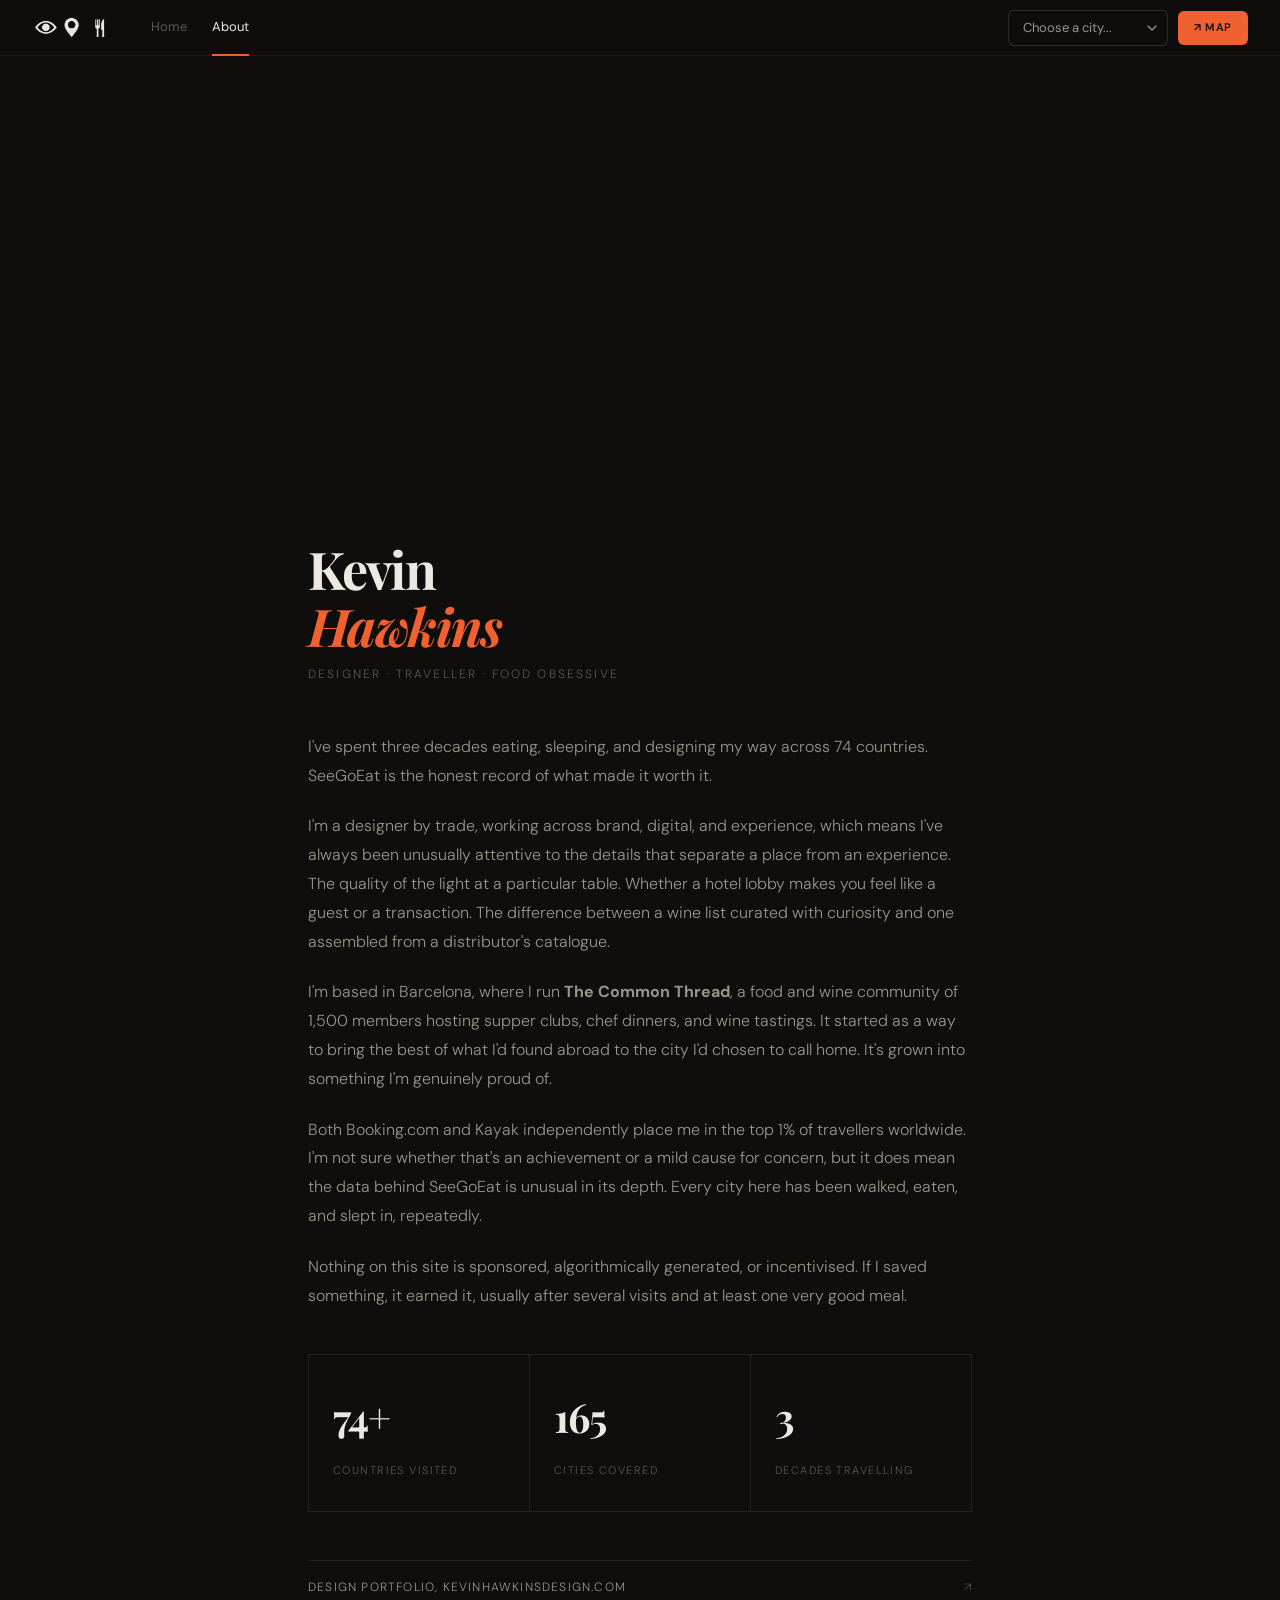
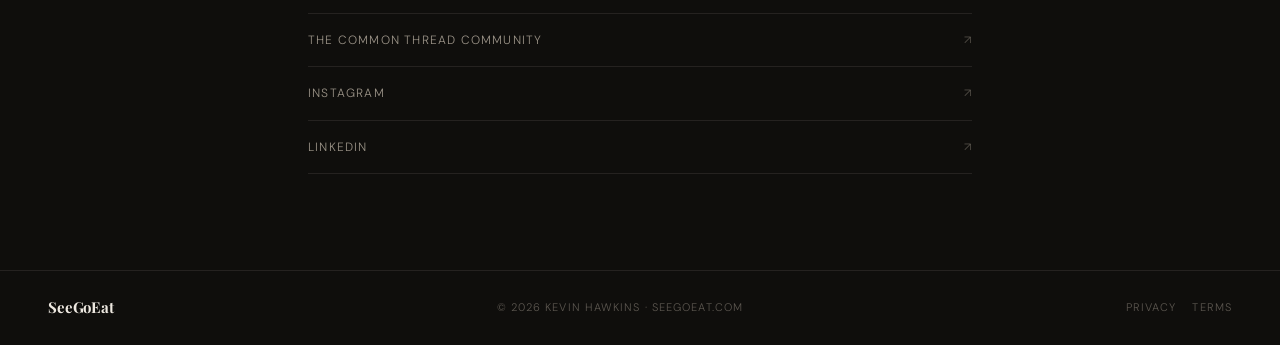
<file: about.html>
<!DOCTYPE html>
<html lang="en">
<head>
<meta charset="UTF-8">
<meta name="viewport" content="width=device-width, initial-scale=1.0">
<title>About — SeeGoEat, Kevin Hawkins</title>
<meta name="description" content="Kevin Hawkins: designer, traveller, food obsessive. 74+ countries, three decades, no sponsorships.">
<link rel="preconnect" href="https://fonts.googleapis.com">
<link href="https://fonts.googleapis.com/css2?family=Playfair+Display:ital,wght@0,400;0,700;1,400;1,700&family=DM+Sans:wght@300;400;500&display=swap" rel="stylesheet">
<style>
:root{--ink:#ede8e0;--ink-light:#9c9488;--ink-muted:#5c5750;--paper:#0f0e0c;--warm:#1a1815;--rule:#252220;--accent:#f06030;}
*{margin:0;padding:0;box-sizing:border-box;}
html{scroll-behavior:smooth;}
body{background:var(--paper);color:var(--ink);font-family:'DM Sans',sans-serif;font-weight:300;line-height:1.7;min-height:100vh;}

/* Nav */
.top-nav{border-bottom:1px solid rgba(255,255,255,.06);background:rgba(15,14,12,.96);backdrop-filter:blur(16px);-webkit-backdrop-filter:blur(16px);position:sticky;top:0;z-index:100;display:flex;align-items:center;height:56px;padding:0 32px;gap:0;flex-wrap:nowrap;}
.logo{cursor:pointer;display:flex;align-items:center;flex-shrink:0;margin-right:28px;}
.logo img{height:22px;width:auto;display:block;filter:brightness(0) invert(1);opacity:.9;}
.nav-left{display:flex;align-items:center;flex-shrink:0;}
.nav-right{display:flex;align-items:center;gap:10px;margin-left:auto;flex-shrink:0;}
.nav-home{font-size:13px;font-weight:400;letter-spacing:0.01em;padding:0 12px;height:56px;display:flex;align-items:center;cursor:pointer;color:var(--ink-muted);position:relative;transition:color .2s;white-space:nowrap;text-decoration:none;}
.nav-home::after{content:"";position:absolute;bottom:0;left:12px;right:12px;height:2px;background:var(--accent);transform:scaleX(0);transition:transform .25s;}
.nav-home:hover{color:var(--ink);}
.nav-home.on{color:var(--ink);}
.nav-home.on::after{transform:scaleX(1);}
.map-btn{font-size:11px;font-weight:600;letter-spacing:0.06em;text-transform:uppercase;padding:0 16px;height:34px;display:inline-flex;align-items:center;cursor:pointer;color:#0f0e0c;background:var(--accent);border-radius:6px;transition:opacity .2s;white-space:nowrap;flex-shrink:0;text-decoration:none;}
.map-btn:hover{opacity:.85;}
.city-select-wrap{display:flex;align-items:center;}
.city-select-wrap select{background:transparent;border:1px solid rgba(255,255,255,.14);color:var(--ink-light);font-family:'DM Sans',sans-serif;font-size:13px;padding:6px 14px;border-radius:6px;outline:none;cursor:pointer;min-width:160px;max-width:210px;height:36px;transition:border-color .2s,color .2s;appearance:none;-webkit-appearance:none;background-image:url("data:image/svg+xml,%3Csvg xmlns='http://www.w3.org/2000/svg' width='10' height='6' viewBox='0 0 10 6'%3E%3Cpath d='M1 1l4 4 4-4' stroke='%238c8880' stroke-width='1.5' fill='none' stroke-linecap='round' stroke-linejoin='round'/%3E%3C/svg%3E");background-repeat:no-repeat;background-position:right 10px center;padding-right:28px;}.city-select-wrap select:hover{border-color:rgba(255,255,255,.28);color:var(--ink);}.city-select-wrap select option{background:#1a1815;color:var(--ink-light);}
@media(max-width:768px){.city-select-wrap{flex:1;}.city-select-wrap select{min-width:0;max-width:180px;font-size:12px;}}
@media(max-width:600px){.top-nav{padding:0 14px;height:52px;}.logo img{height:20px;}.logo{margin-right:0;}.nav-right{gap:8px;}.map-btn{padding:0 12px;height:34px;font-size:10px;letter-spacing:0.04em;}.city-select-wrap{flex:1;}.city-select-wrap select{max-width:none;width:100%;min-width:0;padding:6px 28px 6px 10px;font-size:12px;height:34px;}}

/* Photo banner */
.about-photo{width:100%;height:420px;background-image:url(https://kevinhawkinsdesign.com/wp-content/uploads/2022/02/IMG_2202.jpg);background-size:cover;background-position:right center;background-attachment:local;display:block;}

/* Content */
.about-pg{max-width:760px;margin:0 auto;padding:64px 48px 96px;}
.about-pg h1{font-family:'Playfair Display',serif;font-size:52px;font-weight:700;line-height:1.1;letter-spacing:-0.03em;margin-bottom:10px;}
.about-pg h1 em{font-style:italic;color:var(--accent);}
.about-role{font-size:12px;letter-spacing:0.18em;text-transform:uppercase;color:var(--ink-muted);margin-bottom:48px;display:block;}
.about-lead{font-size:20px;color:var(--ink-light);line-height:1.75;margin-bottom:40px;font-weight:300;}
.about-pg p{font-size:16px;color:var(--ink-light);line-height:1.8;margin-bottom:22px;}
.about-stats{display:grid;grid-template-columns:repeat(3,1fr);gap:1px;background:var(--rule);border:1px solid var(--rule);margin:44px 0;}
.about-stat{background:var(--paper);padding:28px 24px;}
.about-stat-n{font-family:'Playfair Display',serif;font-size:40px;font-weight:700;letter-spacing:-0.03em;color:var(--ink);display:block;margin-bottom:4px;}
.about-stat-l{font-size:11px;letter-spacing:0.13em;text-transform:uppercase;color:var(--ink-muted);}
.about-links{display:flex;flex-direction:column;border-top:1px solid var(--rule);margin-top:48px;}
.about-link{display:flex;align-items:center;justify-content:space-between;padding:16px 0;border-bottom:1px solid var(--rule);font-size:12px;letter-spacing:0.1em;text-transform:uppercase;color:var(--ink-light);text-decoration:none;transition:color .15s;}
.about-link:hover{color:var(--accent);}
.about-link::after{content:"↗";opacity:.5;}

/* Footer */
footer{border-top:1px solid var(--rule);padding:24px 48px;display:flex;align-items:center;justify-content:space-between;font-size:11px;letter-spacing:0.1em;text-transform:uppercase;color:var(--ink-muted);}
footer strong{font-family:'Playfair Display',serif;font-size:15px;font-weight:700;text-transform:none;letter-spacing:-0.01em;color:var(--ink);}

/* Mobile */
@media(max-width:768px){
  nav{padding:0 14px;height:52px;}
  .about-photo{height:320px;background-attachment:scroll;}
  .about-pg{padding:44px 20px 72px;}
  .about-pg h1{font-size:36px;}
  .about-lead{font-size:17px;}
  .about-stats{grid-template-columns:1fr;}
  footer{padding:18px 20px;flex-direction:column;gap:8px;text-align:center;}
}
@media(max-width:480px){
  .about-photo{height:240px;}
  .about-pg h1{font-size:28px;}
}
</style>
</head>
<body>

<nav class="top-nav">
  <div class="nav-left">
    <a class="logo" href="/"><img src="logo.png" alt="SeeGoEat"></a>
    <a class="nav-home" href="/">Home</a>
    <a class="nav-home on" href="/about">About</a>
  </div>
  <div class="nav-right">
    <div class="city-select-wrap">
      <select onchange="window.location='/#'+this.value;this.selectedIndex=0;">
        <option value="">Choose a city...</option>
      </select>
    </div>
    <a class="map-btn" href="/#homeMapWrap">↗ Map</a>
  </div>
</nav>

<div class="about-photo"></div>

<div class="about-pg">
  <h1>Kevin<br><em>Hawkins</em></h1>
  <span class="about-role">Designer · Traveller · Food obsessive</span>
  <p class="about-lead">I've spent three decades eating, sleeping, and designing my way across 74 countries. SeeGoEat is the honest record of what made it worth it.</p>
  <p>I'm a designer by trade, working across brand, digital, and experience, which means I've always been unusually attentive to the details that separate a place from an experience. The quality of the light at a particular table. Whether a hotel lobby makes you feel like a guest or a transaction. The difference between a wine list curated with curiosity and one assembled from a distributor's catalogue.</p>
  <p>I'm based in Barcelona, where I run <strong>The Common Thread</strong>, a food and wine community of 1,500 members hosting supper clubs, chef dinners, and wine tastings. It started as a way to bring the best of what I'd found abroad to the city I'd chosen to call home. It's grown into something I'm genuinely proud of.</p>
  <p>Both Booking.com and Kayak independently place me in the top 1% of travellers worldwide. I'm not sure whether that's an achievement or a mild cause for concern, but it does mean the data behind SeeGoEat is unusual in its depth. Every city here has been walked, eaten, and slept in, repeatedly.</p>
  <p>Nothing on this site is sponsored, algorithmically generated, or incentivised. If I saved something, it earned it, usually after several visits and at least one very good meal.</p>
  <div class="about-stats">
    <div class="about-stat"><span class="about-stat-n" id="aboutCountries">74+</span><span class="about-stat-l">Countries visited</span></div>
    <div class="about-stat"><span class="about-stat-n" id="aboutCities">—</span><span class="about-stat-l">Cities covered</span></div>
    <div class="about-stat"><span class="about-stat-n">3</span><span class="about-stat-l">Decades travelling</span></div>
  </div>
  <nav class="about-links">
    <a href="https://kevinhawkinsdesign.com" class="about-link" target="_blank" rel="noopener">Design portfolio, kevinhawkinsdesign.com</a>
    <a href="https://luma.com/thecommonthread" class="about-link" target="_blank" rel="noopener">The Common Thread community</a>
    <a href="http://instagram.com/kevinhawkinsdesign" class="about-link" target="_blank" rel="noopener">Instagram</a>
    <a href="https://www.linkedin.com/in/kevinhawkinsdesign/" class="about-link" target="_blank" rel="noopener">LinkedIn</a>
  </nav>
</div>

<footer>
  <strong>SeeGoEat</strong>
  <span>© 2026 Kevin Hawkins · seegoeat.com</span>
  <span><a href="/privacy.html" style="color:var(--ink-muted);text-decoration:none;margin-right:16px">Privacy</a><a href="/terms.html" style="color:var(--ink-muted);text-decoration:none">Terms</a></span>
</footer>

<script src="data.js"></script>
<script>
(function(){
  if(typeof PLACES==="undefined"||typeof META==="undefined") return;
  var cities=Object.keys(PLACES).length;
  var countries=new Set();
  for(var c in PLACES){var ctry=(META[c]||{}).country;if(ctry)countries.add(ctry);}
  var cEl=document.getElementById("aboutCities");
  if(cEl) cEl.textContent=cities;
  var nEl=document.getElementById("aboutCountries");
  if(nEl) nEl.textContent=Math.max(74,countries.size)+"+";
})();
</script>
</body>
</html>
</file>
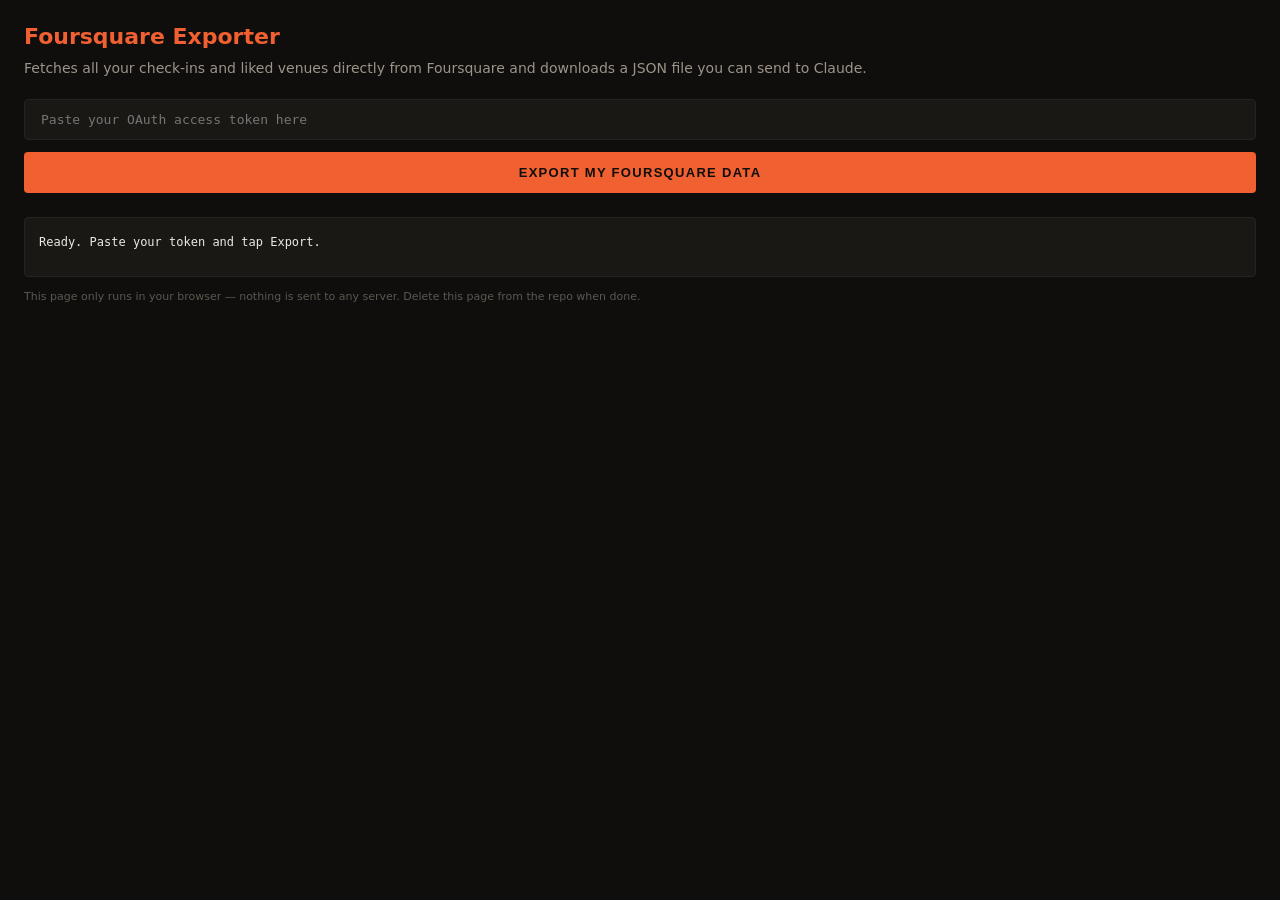
<file: fsq-export.html>
<!DOCTYPE html>
<html lang="en">
<head>
<meta charset="UTF-8">
<meta name="viewport" content="width=device-width, initial-scale=1.0">
<title>Foursquare Export — SeeGoEat Admin</title>
<style>
*{margin:0;padding:0;box-sizing:border-box;}
body{background:#0f0e0c;color:#ede8e0;font-family:'DM Sans',system-ui,sans-serif;padding:24px;min-height:100vh;}
h1{font-size:22px;margin-bottom:8px;color:#f06030;}
p{font-size:14px;color:#9c9488;margin-bottom:20px;line-height:1.6;}
input{width:100%;background:#1a1815;border:1px solid #252220;color:#ede8e0;padding:12px 16px;font-size:13px;font-family:monospace;border-radius:4px;outline:none;margin-bottom:12px;}
input:focus{border-color:#f06030;}
button{background:#f06030;color:#0f0e0c;font-weight:700;font-size:13px;letter-spacing:0.1em;text-transform:uppercase;padding:13px 24px;border:none;border-radius:4px;cursor:pointer;width:100%;margin-bottom:8px;}
button:disabled{opacity:.5;cursor:default;}
.log{background:#1a1815;border:1px solid #252220;border-radius:4px;padding:14px;font-size:12px;font-family:monospace;line-height:1.8;min-height:60px;margin-top:16px;white-space:pre-wrap;word-break:break-all;}
.dl{display:none;background:#3dc94a;color:#0f0e0c;font-weight:700;font-size:13px;letter-spacing:0.1em;text-transform:uppercase;padding:13px 24px;border:none;border-radius:4px;cursor:pointer;width:100%;margin-top:8px;text-align:center;text-decoration:none;}
.dl2{display:none;background:#3d8bc9;color:#0f0e0c;font-weight:700;font-size:13px;letter-spacing:0.1em;text-transform:uppercase;padding:13px 24px;border:none;border-radius:4px;cursor:pointer;width:100%;margin-top:8px;text-align:center;text-decoration:none;}
.warn{font-size:11px;color:#5c5750;margin-top:12px;line-height:1.5;}
</style>
</head>
<body>
<h1>Foursquare Exporter</h1>
<p>Fetches all your check-ins and liked venues directly from Foursquare and downloads a JSON file you can send to Claude.</p>

<input id="tok" type="password" placeholder="Paste your OAuth access token here" autocomplete="off" spellcheck="false">
<button id="btn" onclick="runExport()">Export My Foursquare Data</button>
<a class="dl" id="dl">Download foursquare_favorites.json</a>
<a class="dl2" id="dl2">Download foursquare_places_full.json (all check-ins)</a>

<div class="log" id="log">Ready. Paste your token and tap Export.</div>

<p class="warn">This page only runs in your browser — nothing is sent to any server. Delete this page from the repo when done.</p>

<script>
const BASE = 'https://api.foursquare.com/v2';
const V = '20240101';
let exportedData = null;

function log(msg) {
  document.getElementById('log').textContent += '\n' + msg;
}

async function fsq(path, token, params = {}) {
  const url = new URL(BASE + path);
  url.searchParams.set('oauth_token', token);
  url.searchParams.set('v', V);
  for (const [k, v] of Object.entries(params)) url.searchParams.set(k, v);
  let res;
  try {
    res = await fetch(url.toString());
  } catch(e) {
    throw new Error('Network/CORS error: ' + e.message + ' — URL: ' + url.toString().slice(0,80));
  }
  const text = await res.text();
  if (!res.ok) throw new Error(`HTTP ${res.status}: ${text.slice(0,200)}`);
  try { return JSON.parse(text); } catch(e) { throw new Error('Bad JSON: ' + text.slice(0,200)); }
}

async function fetchAll(path, token, key, limit = 200) {
  const all = [];
  let offset = 0;
  while (true) {
    const data = await fsq(path, token, { limit, offset });
    const block = data.response[key];
    const items = block.items || [];
    all.push(...items);
    log(`  fetched ${all.length} / ${block.count}`);
    if (all.length >= block.count || items.length === 0) break;
    offset += limit;
  }
  return all;
}

function categorize(categories) {
  if (!categories || !categories.length || !categories[0] || !categories[0].name) return 'other';
  const n = categories[0].name.toLowerCase();
  if (/restaurant|café|coffee|food|bakery|bistro|diner|sushi|grill|kitchen|burger|cafe|seafood|pizz|taco|sandwich/.test(n)) return 'food';
  if (/bar|pub|brew|cocktail|wine|lounge|nightclub|club|tavern/.test(n)) return 'drinks';
  if (/hotel|hostel|resort|inn|motel|lodge/.test(n)) return 'stay';
  if (/museum|park|beach|monument|landmark|gallery|theater|theatre|historic|garden|plaza|castle|church|temple|cathedral/.test(n)) return 'see';
  return 'other';
}

function toPlace(venue, isFave, checkinCount = 0, notes = []) {
  const loc = venue.location || {};
  const lat = loc.lat, lng = loc.lng;
  const mapsUrl = (lat && lng)
    ? `https://www.google.com/maps/search/?api=1&query=${lat},${lng}`
    : `https://www.google.com/maps/search/?api=1&query=${encodeURIComponent((venue.name||'') + ' ' + (loc.city||'') + ' ' + (loc.country||''))}`;
  return {
    name: venue.name || 'Unknown',
    category: categorize(venue.categories),
    foursquare_category: (venue.categories && venue.categories.length ? venue.categories[0] : {}).name || '',
    address: loc.address || '',
    city: loc.city || '',
    state: loc.state || '',
    country: loc.country || '',
    lat, lng,
    checkin_count: checkinCount,
    is_favorite: isFave,
    notes,
    google_maps_url: mapsUrl,
    foursquare_id: venue.id || '',
  };
}

async function runExport() {
  const token = document.getElementById('tok').value.trim();
  if (!token) { alert('Paste your token first'); return; }

  const btn = document.getElementById('btn');
  btn.disabled = true;
  btn.textContent = 'Exporting…';
  document.getElementById('log').textContent = '';

  try {
    log('Verifying token…');
    const me = await fsq('/users/self', token);
    const u = me.response.user;
    log(`✓ ${u.firstName} ${u.lastName} (@${u.handle || '?'})`);
    log(`  ${u.checkins.count} check-ins · ${u.followers?.count || 0} followers\n`);

    log('Fetching check-ins…');
    const checkins = await fetchAll('/users/self/checkins', token, 'checkins', 250);
    log(`✓ ${checkins.length} check-ins\n`);

    log('Fetching liked venues…');
    const likes = await fetchAll('/users/self/venuelikes', token, 'venues', 200);
    log(`✓ ${likes.length} liked venues\n`);

    log('Processing…');
    const likedIds = new Set(likes.map(v => v && v.id).filter(Boolean));

    // Aggregate check-ins by venue
    const venueMap = {};
    for (const ci of checkins) {
      const v = ci.venue;
      if (!v || !v.id) continue;
      if (venueMap[v.id]) {
        venueMap[v.id].checkin_count++;
        if (ci.shout) venueMap[v.id].notes.push(ci.shout);
      } else {
        venueMap[v.id] = toPlace(v, likedIds.has(v.id), 1, ci.shout ? [ci.shout] : []);
      }
    }

    // Add liked venues not in check-ins
    for (const v of likes) {
      if (!v || !v.id) continue;
      if (!venueMap[v.id]) {
        venueMap[v.id] = toPlace(v, true, 0, []);
      } else {
        venueMap[v.id].is_favorite = true;
      }
    }

    const allPlaces = Object.values(venueMap);
    const favorites = allPlaces.filter(p => p.is_favorite);

    log(`✓ ${allPlaces.length} unique places`);
    log(`✓ ${favorites.length} favorites`);

    // Favorites download
    const favData = {
      total: allPlaces.length,
      favorites: favorites.length,
      exported_at: new Date().toISOString(),
      places: favorites
    };
    const favBlob = new Blob([JSON.stringify(favData, null, 2)], { type: 'application/json' });
    const favUrl = URL.createObjectURL(favBlob);
    const a = document.getElementById('dl');
    a.href = favUrl;
    a.download = 'foursquare_favorites.json';
    a.style.display = 'block';

    // Full check-ins download
    const fullData = {
      total: allPlaces.length,
      favorites: favorites.length,
      exported_at: new Date().toISOString(),
      places: allPlaces
    };
    const fullBlob = new Blob([JSON.stringify(fullData, null, 2)], { type: 'application/json' });
    const fullUrl = URL.createObjectURL(fullBlob);
    const a2 = document.getElementById('dl2');
    a2.href = fullUrl;
    a2.download = 'foursquare_places_full.json';
    a2.style.display = 'block';

    log('\n✓ Done! Green = favorites only, Blue = all ' + allPlaces.length + ' unique places.');
    btn.textContent = 'Done ✓';

  } catch (err) {
    log('✗ Error: ' + err.message);
    btn.disabled = false;
    btn.textContent = 'Retry';
  }
}
</script>
</body>
</html>
</file>
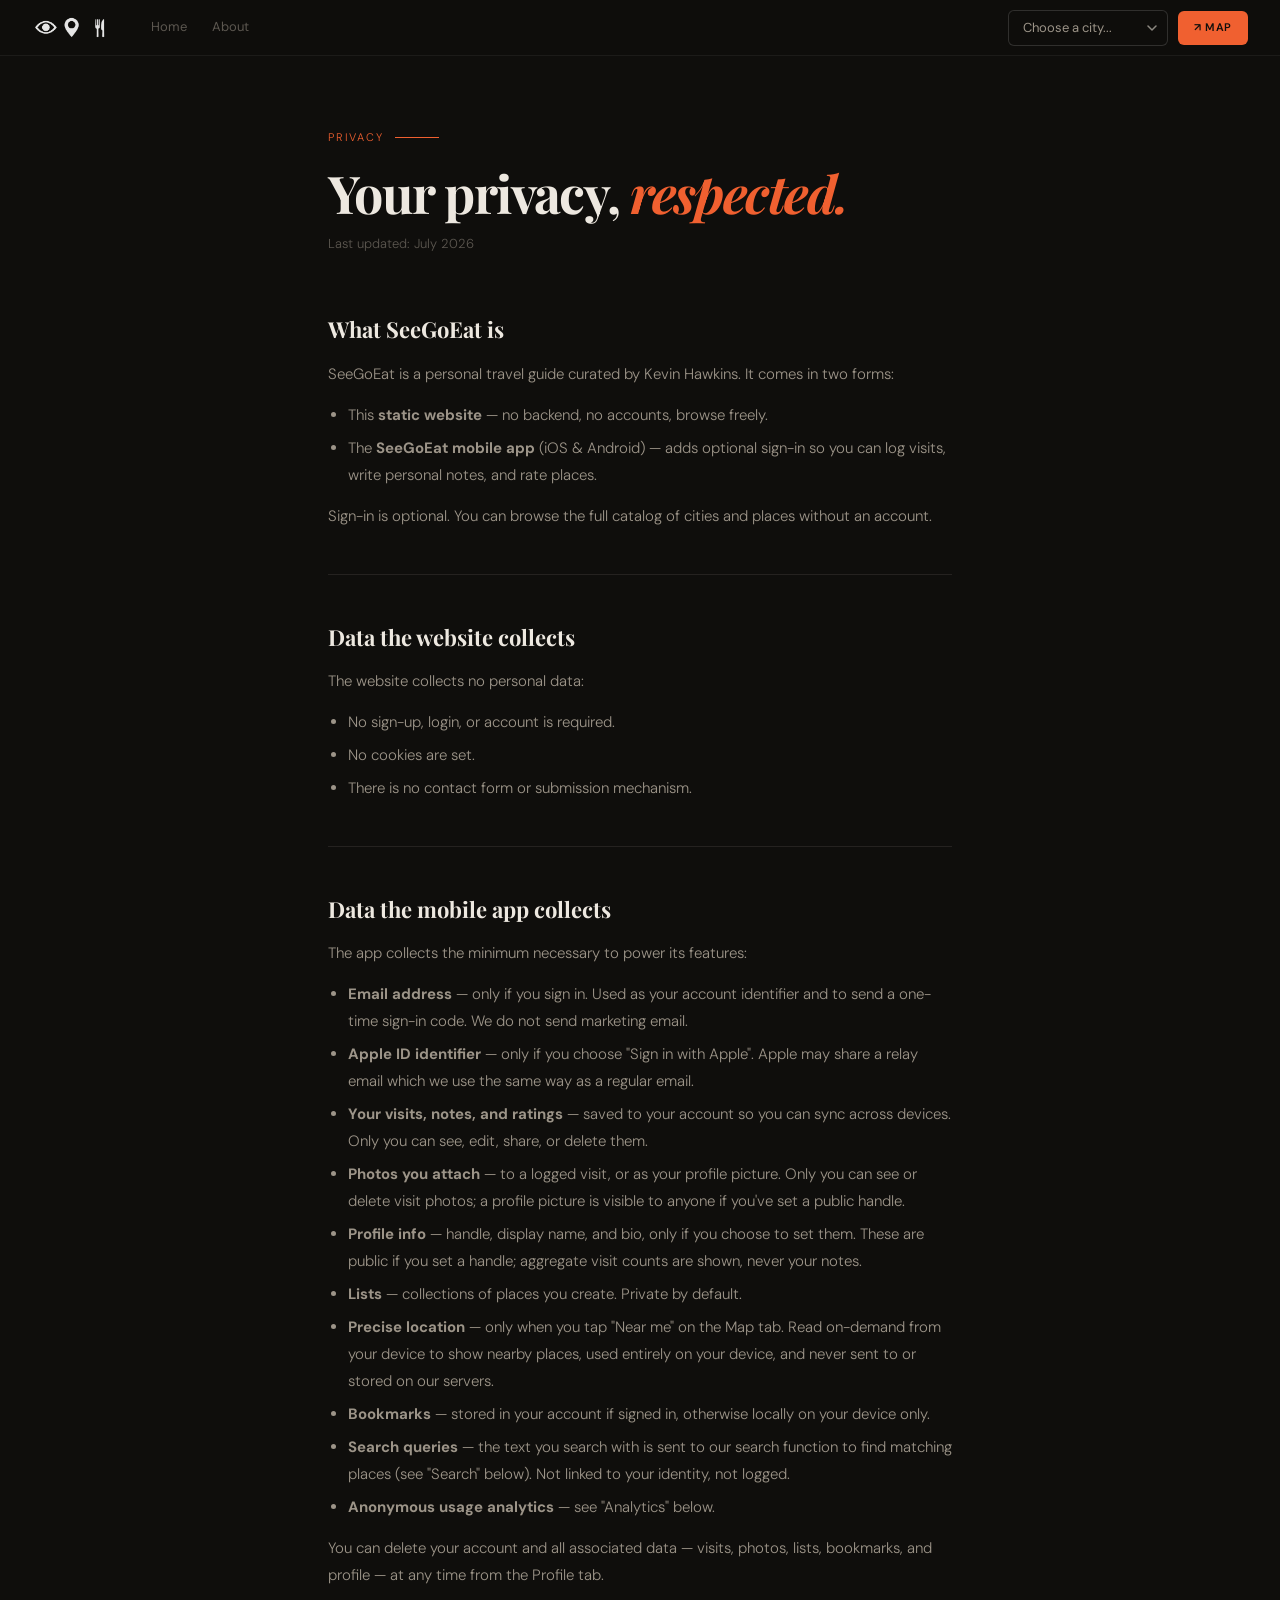
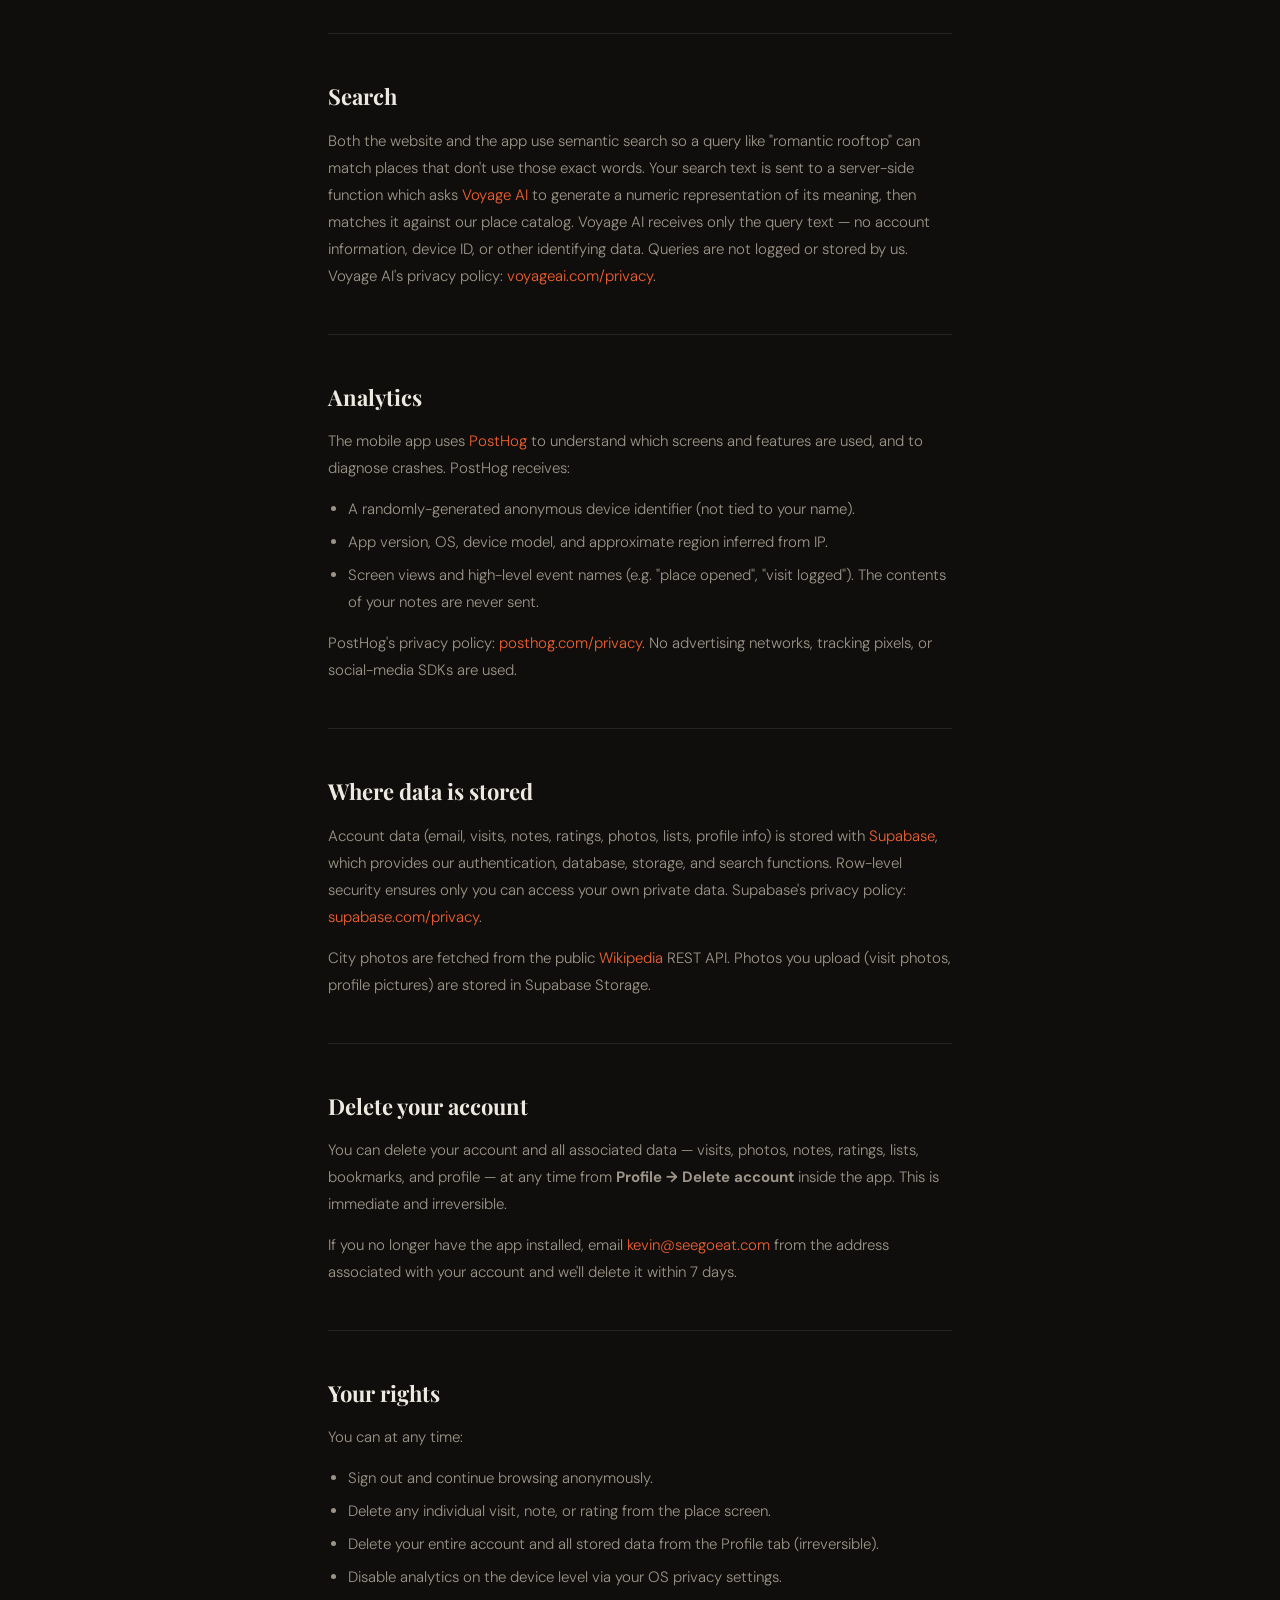
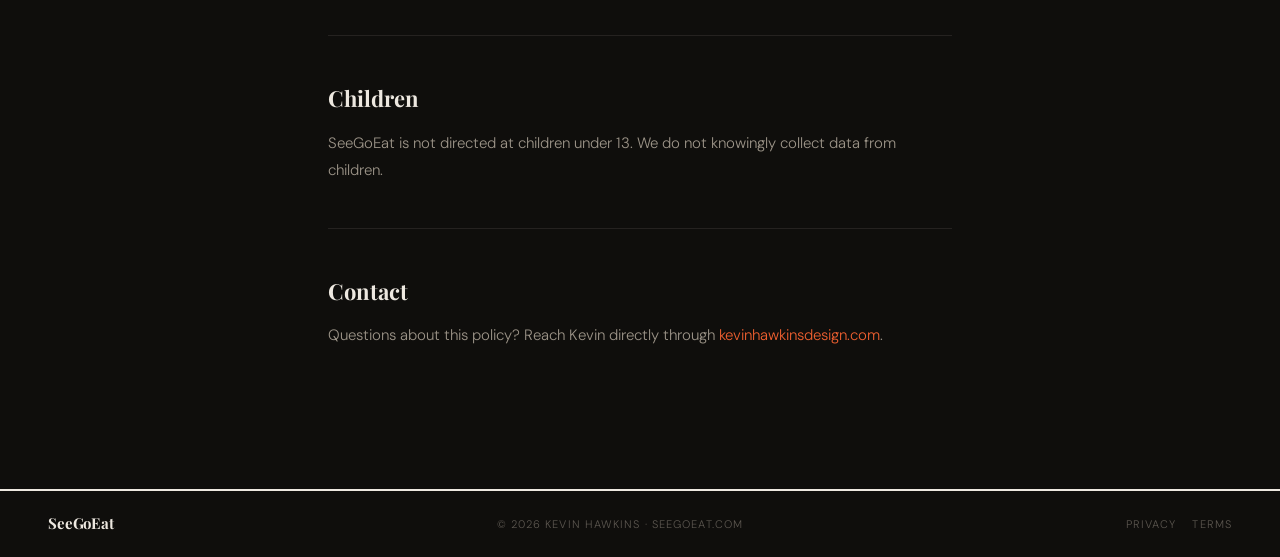
<file: privacy.html>
<!DOCTYPE html>
<html lang="en">
<head>
<meta charset="UTF-8">
<meta name="viewport" content="width=device-width, initial-scale=1.0">
<title>Privacy Policy — SeeGoEat</title>
<link rel="preconnect" href="https://fonts.googleapis.com">
<link href="https://fonts.googleapis.com/css2?family=Playfair+Display:ital,wght@0,400;0,700;1,400;1,700&family=DM+Sans:wght@300;400;500&display=swap" rel="stylesheet">
<style>
:root{--ink:#ede8e0;--ink-light:#9c9488;--ink-muted:#5c5750;--paper:#0f0e0c;--warm:#1a1815;--rule:#252220;--blue:#4a7fe8;--green:#3dc94a;--orange:#f06030;--accent:var(--orange);}
*{margin:0;padding:0;box-sizing:border-box;}
html{scroll-behavior:smooth;}
body{background:var(--paper);color:var(--ink);font-family:'DM Sans',sans-serif;font-weight:300;line-height:1.7;min-height:100vh;}
.top-nav{border-bottom:1px solid rgba(255,255,255,.06);background:rgba(15,14,12,.96);backdrop-filter:blur(16px);-webkit-backdrop-filter:blur(16px);position:sticky;top:0;z-index:100;display:flex;align-items:center;height:56px;padding:0 32px;gap:0;flex-wrap:nowrap;}
.logo{cursor:pointer;display:flex;align-items:center;flex-shrink:0;margin-right:28px;}
.logo img{height:22px;width:auto;display:block;filter:brightness(0) invert(1);opacity:.9;}
.nav-left{display:flex;align-items:center;flex-shrink:0;}
.nav-right{display:flex;align-items:center;gap:10px;margin-left:auto;flex-shrink:0;}
.nav-home{font-size:13px;font-weight:400;letter-spacing:0.01em;padding:0 12px;height:56px;display:flex;align-items:center;cursor:pointer;color:var(--ink-muted);position:relative;transition:color .2s;white-space:nowrap;text-decoration:none;}
.nav-home::after{content:"";position:absolute;bottom:0;left:12px;right:12px;height:2px;background:var(--accent);transform:scaleX(0);transition:transform .25s;}
.nav-home:hover{color:var(--ink);}
.nav-home.on{color:var(--ink);}
.nav-home.on::after{transform:scaleX(1);}
.map-btn{font-size:11px;font-weight:600;letter-spacing:0.06em;text-transform:uppercase;padding:0 16px;height:34px;display:inline-flex;align-items:center;cursor:pointer;color:#0f0e0c;background:var(--accent);border-radius:6px;transition:opacity .2s;white-space:nowrap;flex-shrink:0;text-decoration:none;}
.map-btn:hover{opacity:.85;}
.city-select-wrap{display:flex;align-items:center;}
.city-select-wrap select{background:transparent;border:1px solid rgba(255,255,255,.14);color:var(--ink-light);font-family:'DM Sans',sans-serif;font-size:13px;padding:6px 14px;border-radius:6px;outline:none;cursor:pointer;min-width:160px;max-width:210px;height:36px;transition:border-color .2s,color .2s;appearance:none;-webkit-appearance:none;background-image:url("data:image/svg+xml,%3Csvg xmlns='http://www.w3.org/2000/svg' width='10' height='6' viewBox='0 0 10 6'%3E%3Cpath d='M1 1l4 4 4-4' stroke='%238c8880' stroke-width='1.5' fill='none' stroke-linecap='round' stroke-linejoin='round'/%3E%3C/svg%3E");background-repeat:no-repeat;background-position:right 10px center;padding-right:28px;}.city-select-wrap select:hover{border-color:rgba(255,255,255,.28);color:var(--ink);}.city-select-wrap select option{background:#1a1815;color:var(--ink-light);}
@media(max-width:768px){.city-select-wrap{flex:1;}.city-select-wrap select{min-width:0;max-width:180px;font-size:12px;}}
@media(max-width:600px){.top-nav{padding:0 14px;height:52px;}.logo img{height:20px;}.logo{margin-right:0;}.nav-right{gap:8px;}.map-btn{padding:0 12px;height:34px;font-size:10px;letter-spacing:0.04em;}.city-select-wrap{flex:1;}.city-select-wrap select{max-width:none;width:100%;min-width:0;padding:6px 28px 6px 10px;font-size:12px;height:34px;}}
.page-wrap{max-width:720px;margin:0 auto;padding:72px 48px 96px;}
.kicker{font-size:11px;letter-spacing:0.16em;text-transform:uppercase;color:var(--accent);margin-bottom:18px;display:flex;align-items:center;gap:12px;}
.kicker::after{content:'';display:block;height:1px;width:44px;background:var(--accent);}
h1{font-family:'Playfair Display',serif;font-size:52px;line-height:1.06;font-weight:700;letter-spacing:-0.03em;margin-bottom:12px;}
h1 em{font-style:italic;color:var(--accent);}
.updated{font-size:13px;color:var(--ink-muted);margin-bottom:56px;}
.section{margin-bottom:44px;}
h2{font-family:'Playfair Display',serif;font-size:22px;font-weight:700;margin-bottom:12px;color:var(--ink);}
p{font-size:15px;color:var(--ink-light);line-height:1.8;margin-bottom:14px;}
p:last-child{margin-bottom:0;}
ul{font-size:15px;color:var(--ink-light);line-height:1.8;padding-left:20px;margin-bottom:14px;}
ul li{margin-bottom:6px;}
.divider{height:1px;background:var(--rule);margin:44px 0;}
a{color:var(--orange);text-decoration:none;}
a:hover{text-decoration:underline;}
footer{border-top:2px solid var(--ink);padding:20px 48px;display:flex;align-items:center;justify-content:space-between;font-size:11px;letter-spacing:0.1em;text-transform:uppercase;color:var(--ink-muted);}
footer strong{font-family:'Playfair Display',serif;font-size:15px;font-weight:700;text-transform:none;letter-spacing:-0.01em;color:var(--ink);}
@media(max-width:768px){.page-wrap{padding:48px 24px 72px;}h1{font-size:36px;}footer{flex-direction:column;gap:8px;text-align:center;padding:18px;}}
@media(max-width:480px){h1{font-size:28px;}.page-wrap{padding:36px 20px 56px;}}
</style>
</head>
<body>
<nav class="top-nav">
  <div class="nav-left">
    <a class="logo" href="/"><img src="logo.png" alt="SeeGoEat"></a>
    <a class="nav-home" href="/">Home</a>
    <a class="nav-home" href="/about">About</a>
  </div>
  <div class="nav-right">
    <div class="city-select-wrap">
      <select onchange="window.location='/#'+this.value;this.selectedIndex=0;">
        <option value="">Choose a city...</option>
      </select>
    </div>
    <a class="map-btn" href="/#homeMapWrap">↗ Map</a>
  </div>
</nav>

<div class="page-wrap">
  <div class="kicker">Privacy</div>
  <h1>Your privacy, <em>respected.</em></h1>
  <p class="updated">Last updated: July 2026</p>

  <div class="section">
    <h2>What SeeGoEat is</h2>
    <p>SeeGoEat is a personal travel guide curated by Kevin Hawkins. It comes in two forms:</p>
    <ul>
      <li>This <strong>static website</strong> — no backend, no accounts, browse freely.</li>
      <li>The <strong>SeeGoEat mobile app</strong> (iOS &amp; Android) — adds optional sign-in so you can log visits, write personal notes, and rate places.</li>
    </ul>
    <p>Sign-in is optional. You can browse the full catalog of cities and places without an account.</p>
  </div>

  <div class="divider"></div>

  <div class="section">
    <h2>Data the website collects</h2>
    <p>The website collects no personal data:</p>
    <ul>
      <li>No sign-up, login, or account is required.</li>
      <li>No cookies are set.</li>
      <li>There is no contact form or submission mechanism.</li>
    </ul>
  </div>

  <div class="divider"></div>

  <div class="section">
    <h2>Data the mobile app collects</h2>
    <p>The app collects the minimum necessary to power its features:</p>
    <ul>
      <li><strong>Email address</strong> — only if you sign in. Used as your account identifier and to send a one-time sign-in code. We do not send marketing email.</li>
      <li><strong>Apple ID identifier</strong> — only if you choose "Sign in with Apple". Apple may share a relay email which we use the same way as a regular email.</li>
      <li><strong>Your visits, notes, and ratings</strong> — saved to your account so you can sync across devices. Only you can see, edit, share, or delete them.</li>
      <li><strong>Photos you attach</strong> — to a logged visit, or as your profile picture. Only you can see or delete visit photos; a profile picture is visible to anyone if you've set a public handle.</li>
      <li><strong>Profile info</strong> — handle, display name, and bio, only if you choose to set them. These are public if you set a handle; aggregate visit counts are shown, never your notes.</li>
      <li><strong>Lists</strong> — collections of places you create. Private by default.</li>
      <li><strong>Precise location</strong> — only when you tap "Near me" on the Map tab. Read on-demand from your device to show nearby places, used entirely on your device, and never sent to or stored on our servers.</li>
      <li><strong>Bookmarks</strong> — stored in your account if signed in, otherwise locally on your device only.</li>
      <li><strong>Search queries</strong> — the text you search with is sent to our search function to find matching places (see "Search" below). Not linked to your identity, not logged.</li>
      <li><strong>Anonymous usage analytics</strong> — see "Analytics" below.</li>
    </ul>
    <p>You can delete your account and all associated data — visits, photos, lists, bookmarks, and profile — at any time from the Profile tab.</p>
  </div>

  <div class="divider"></div>

  <div class="section">
    <h2>Search</h2>
    <p>Both the website and the app use semantic search so a query like "romantic rooftop" can match places that don't use those exact words. Your search text is sent to a server-side function which asks <a href="https://www.voyageai.com" target="_blank" rel="noopener">Voyage AI</a> to generate a numeric representation of its meaning, then matches it against our place catalog. Voyage AI receives only the query text — no account information, device ID, or other identifying data. Queries are not logged or stored by us. Voyage AI's privacy policy: <a href="https://www.voyageai.com/privacy" target="_blank" rel="noopener">voyageai.com/privacy</a>.</p>
  </div>

  <div class="divider"></div>

  <div class="section">
    <h2>Analytics</h2>
    <p>The mobile app uses <a href="https://posthog.com" target="_blank" rel="noopener">PostHog</a> to understand which screens and features are used, and to diagnose crashes. PostHog receives:</p>
    <ul>
      <li>A randomly-generated anonymous device identifier (not tied to your name).</li>
      <li>App version, OS, device model, and approximate region inferred from IP.</li>
      <li>Screen views and high-level event names (e.g. "place opened", "visit logged"). The contents of your notes are never sent.</li>
    </ul>
    <p>PostHog's privacy policy: <a href="https://posthog.com/privacy" target="_blank" rel="noopener">posthog.com/privacy</a>. No advertising networks, tracking pixels, or social-media SDKs are used.</p>
  </div>

  <div class="divider"></div>

  <div class="section">
    <h2>Where data is stored</h2>
    <p>Account data (email, visits, notes, ratings, photos, lists, profile info) is stored with <a href="https://supabase.com" target="_blank" rel="noopener">Supabase</a>, which provides our authentication, database, storage, and search functions. Row-level security ensures only you can access your own private data. Supabase's privacy policy: <a href="https://supabase.com/privacy" target="_blank" rel="noopener">supabase.com/privacy</a>.</p>
    <p>City photos are fetched from the public <a href="https://www.wikipedia.org" target="_blank" rel="noopener">Wikipedia</a> REST API. Photos you upload (visit photos, profile pictures) are stored in Supabase Storage.</p>
  </div>

  <div class="divider"></div>

  <div class="section">
    <h2>Delete your account</h2>
    <p>You can delete your account and all associated data — visits, photos, notes, ratings, lists, bookmarks, and profile — at any time from <strong>Profile → Delete account</strong> inside the app. This is immediate and irreversible.</p>
    <p>If you no longer have the app installed, email <a href="mailto:kevin@seegoeat.com?subject=Delete%20my%20SeeGoEat%20account">kevin@seegoeat.com</a> from the address associated with your account and we'll delete it within 7 days.</p>
  </div>

  <div class="divider"></div>

  <div class="section">
    <h2>Your rights</h2>
    <p>You can at any time:</p>
    <ul>
      <li>Sign out and continue browsing anonymously.</li>
      <li>Delete any individual visit, note, or rating from the place screen.</li>
      <li>Delete your entire account and all stored data from the Profile tab (irreversible).</li>
      <li>Disable analytics on the device level via your OS privacy settings.</li>
    </ul>
  </div>

  <div class="divider"></div>

  <div class="section">
    <h2>Children</h2>
    <p>SeeGoEat is not directed at children under 13. We do not knowingly collect data from children.</p>
  </div>

  <div class="divider"></div>

  <div class="section">
    <h2>Contact</h2>
    <p>Questions about this policy? Reach Kevin directly through <a href="https://kevinhawkinsdesign.com" target="_blank" rel="noopener">kevinhawkinsdesign.com</a>.</p>
  </div>
</div>

<footer>
  <strong>SeeGoEat</strong>
  <span>© 2026 Kevin Hawkins · seegoeat.com</span>
  <span><a href="/privacy.html" style="color:var(--ink-muted);text-decoration:none;margin-right:16px">Privacy</a><a href="/terms.html" style="color:var(--ink-muted);text-decoration:none">Terms</a></span>
</footer>
</body>
</html>
</file>
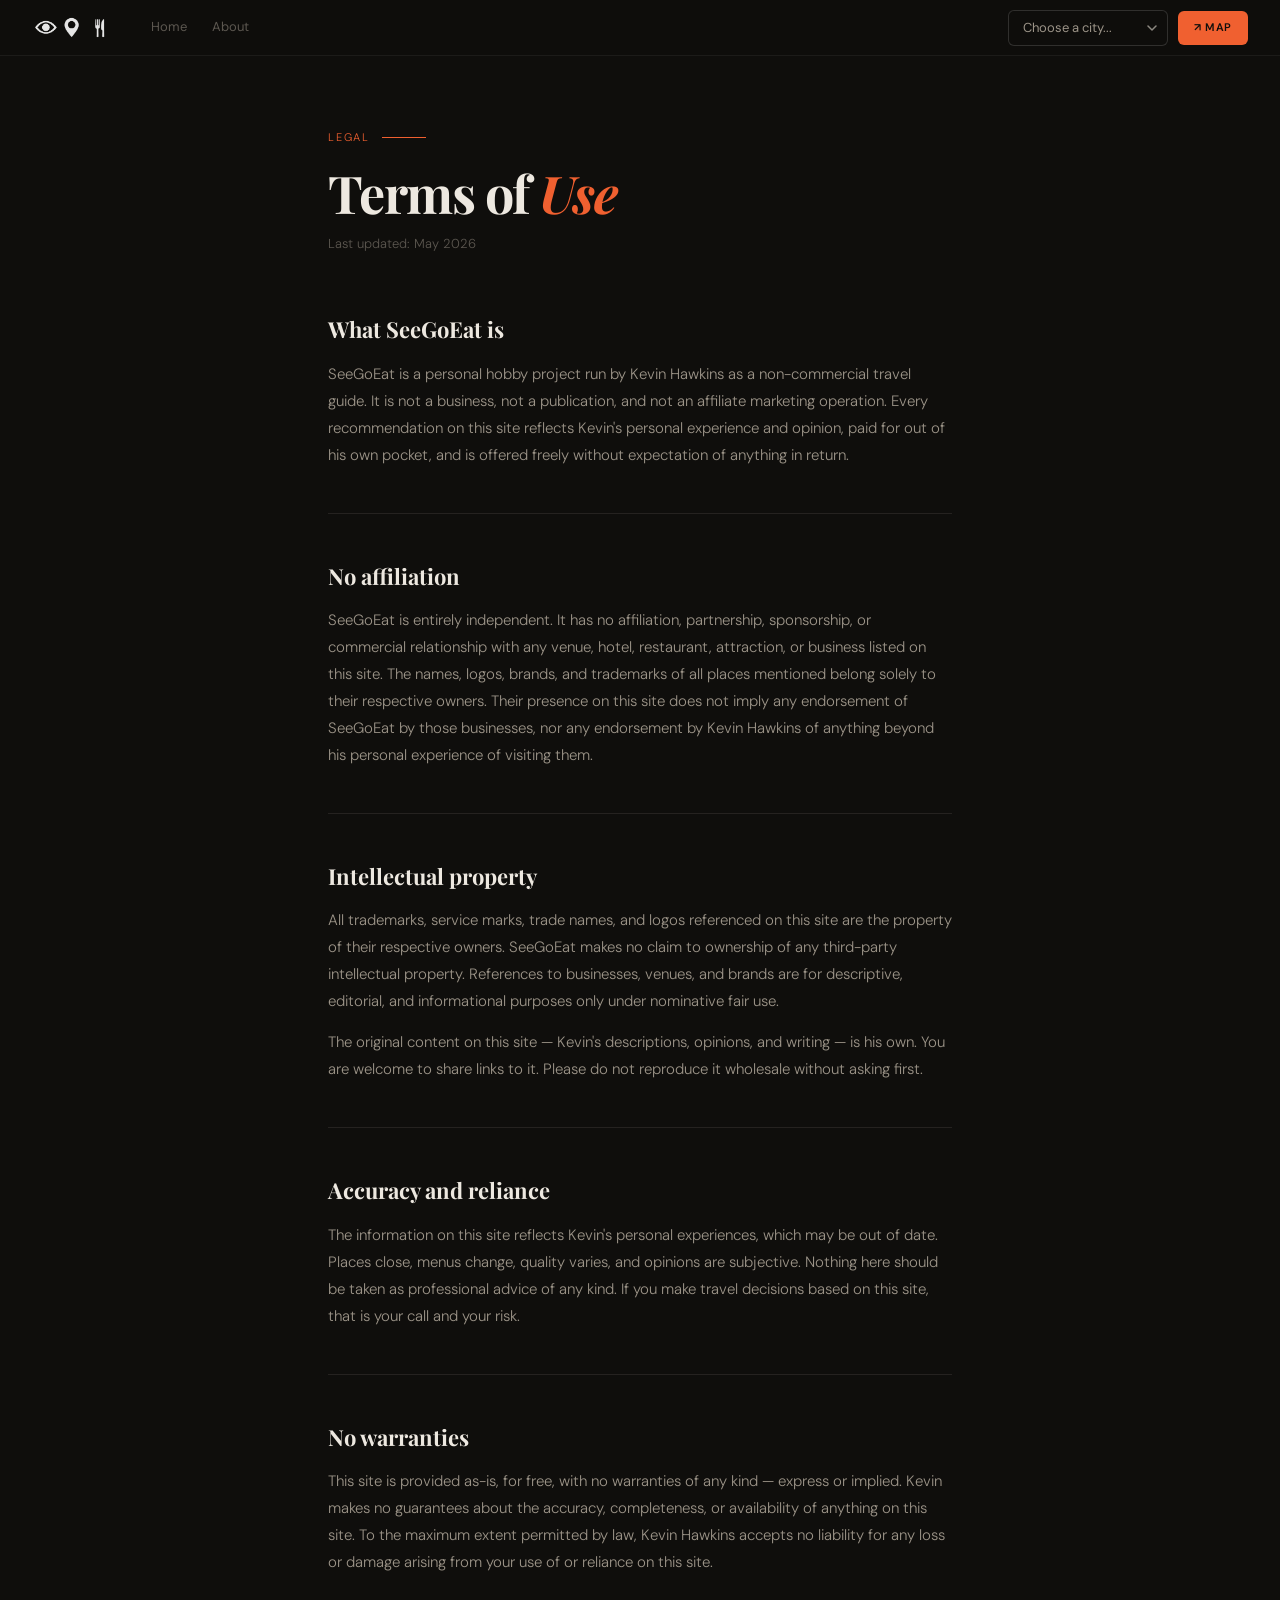
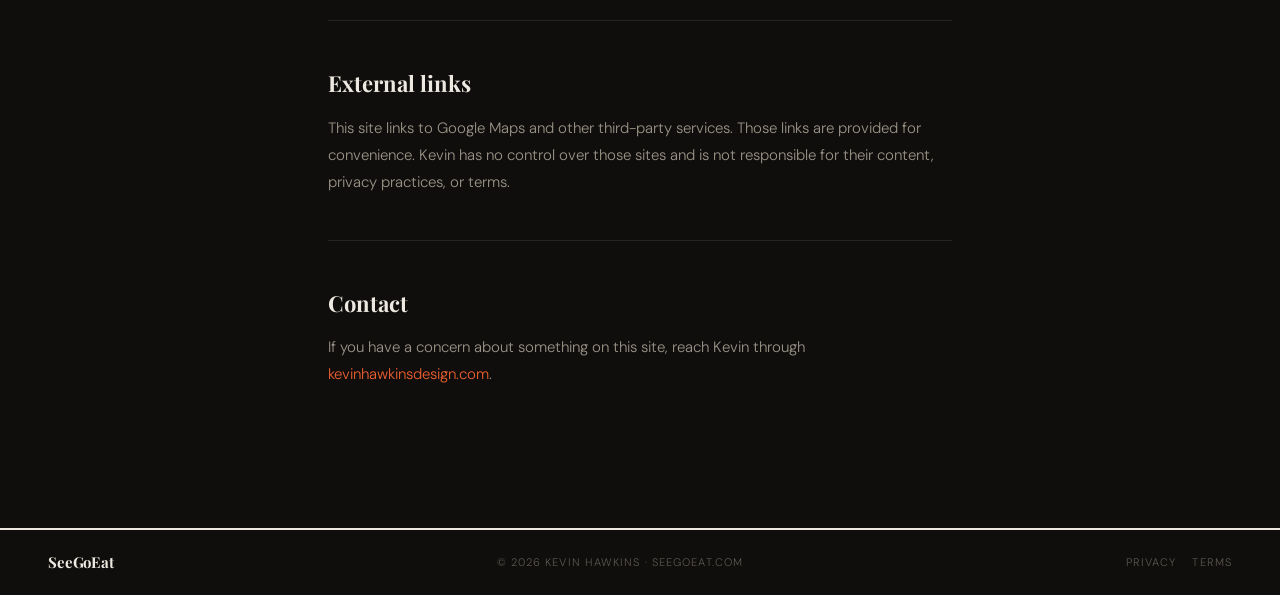
<file: terms.html>
<!DOCTYPE html>
<html lang="en">
<head>
<meta charset="UTF-8">
<meta name="viewport" content="width=device-width, initial-scale=1.0">
<title>Terms of Use — SeeGoEat</title>
<meta name="description" content="Terms of use for SeeGoEat, a personal travel guide by Kevin Hawkins.">
<link rel="preconnect" href="https://fonts.googleapis.com">
<link href="https://fonts.googleapis.com/css2?family=Playfair+Display:ital,wght@0,400;0,700;1,400;1,700&family=DM+Sans:wght@300;400;500&display=swap" rel="stylesheet">
<style>
:root{--ink:#ede8e0;--ink-light:#9c9488;--ink-muted:#5c5750;--paper:#0f0e0c;--warm:#1a1815;--rule:#252220;--blue:#4a7fe8;--green:#3dc94a;--orange:#f06030;--accent:var(--orange);}
*{margin:0;padding:0;box-sizing:border-box;}
html{scroll-behavior:smooth;}
body{background:var(--paper);color:var(--ink);font-family:'DM Sans',sans-serif;font-weight:300;line-height:1.7;min-height:100vh;}
.top-nav{border-bottom:1px solid rgba(255,255,255,.06);background:rgba(15,14,12,.96);backdrop-filter:blur(16px);-webkit-backdrop-filter:blur(16px);position:sticky;top:0;z-index:100;display:flex;align-items:center;height:56px;padding:0 32px;gap:0;flex-wrap:nowrap;}
.logo{cursor:pointer;display:flex;align-items:center;flex-shrink:0;margin-right:28px;}
.logo img{height:22px;width:auto;display:block;filter:brightness(0) invert(1);opacity:.9;}
.nav-left{display:flex;align-items:center;flex-shrink:0;}
.nav-right{display:flex;align-items:center;gap:10px;margin-left:auto;flex-shrink:0;}
.nav-home{font-size:13px;font-weight:400;letter-spacing:0.01em;padding:0 12px;height:56px;display:flex;align-items:center;cursor:pointer;color:var(--ink-muted);position:relative;transition:color .2s;white-space:nowrap;text-decoration:none;}
.nav-home::after{content:"";position:absolute;bottom:0;left:12px;right:12px;height:2px;background:var(--accent);transform:scaleX(0);transition:transform .25s;}
.nav-home:hover{color:var(--ink);}
.nav-home.on{color:var(--ink);}
.nav-home.on::after{transform:scaleX(1);}
.map-btn{font-size:11px;font-weight:600;letter-spacing:0.06em;text-transform:uppercase;padding:0 16px;height:34px;display:inline-flex;align-items:center;cursor:pointer;color:#0f0e0c;background:var(--accent);border-radius:6px;transition:opacity .2s;white-space:nowrap;flex-shrink:0;text-decoration:none;}
.map-btn:hover{opacity:.85;}
.city-select-wrap{display:flex;align-items:center;}
.city-select-wrap select{background:transparent;border:1px solid rgba(255,255,255,.14);color:var(--ink-light);font-family:'DM Sans',sans-serif;font-size:13px;padding:6px 14px;border-radius:6px;outline:none;cursor:pointer;min-width:160px;max-width:210px;height:36px;transition:border-color .2s,color .2s;appearance:none;-webkit-appearance:none;background-image:url("data:image/svg+xml,%3Csvg xmlns='http://www.w3.org/2000/svg' width='10' height='6' viewBox='0 0 10 6'%3E%3Cpath d='M1 1l4 4 4-4' stroke='%238c8880' stroke-width='1.5' fill='none' stroke-linecap='round' stroke-linejoin='round'/%3E%3C/svg%3E");background-repeat:no-repeat;background-position:right 10px center;padding-right:28px;}.city-select-wrap select:hover{border-color:rgba(255,255,255,.28);color:var(--ink);}.city-select-wrap select option{background:#1a1815;color:var(--ink-light);}
@media(max-width:768px){.city-select-wrap{flex:1;}.city-select-wrap select{min-width:0;max-width:180px;font-size:12px;}}
@media(max-width:600px){.top-nav{padding:0 14px;height:52px;}.logo img{height:20px;}.logo{margin-right:0;}.nav-right{gap:8px;}.map-btn{padding:0 12px;height:34px;font-size:10px;letter-spacing:0.04em;}.city-select-wrap{flex:1;}.city-select-wrap select{max-width:none;width:100%;min-width:0;padding:6px 28px 6px 10px;font-size:12px;height:34px;}}
.page-wrap{max-width:720px;margin:0 auto;padding:72px 48px 96px;}
.kicker{font-size:11px;letter-spacing:0.16em;text-transform:uppercase;color:var(--accent);margin-bottom:18px;display:flex;align-items:center;gap:12px;}
.kicker::after{content:'';display:block;height:1px;width:44px;background:var(--accent);}
h1{font-family:'Playfair Display',serif;font-size:52px;line-height:1.06;font-weight:700;letter-spacing:-0.03em;margin-bottom:12px;}
h1 em{font-style:italic;color:var(--accent);}
.updated{font-size:13px;color:var(--ink-muted);margin-bottom:56px;}
.section{margin-bottom:44px;}
h2{font-family:'Playfair Display',serif;font-size:22px;font-weight:700;margin-bottom:12px;color:var(--ink);}
p{font-size:15px;color:var(--ink-light);line-height:1.8;margin-bottom:14px;}
p:last-child{margin-bottom:0;}
ul{font-size:15px;color:var(--ink-light);line-height:1.8;padding-left:20px;margin-bottom:14px;}
ul li{margin-bottom:6px;}
.divider{height:1px;background:var(--rule);margin:44px 0;}
a{color:var(--orange);text-decoration:none;}
a:hover{text-decoration:underline;}
footer{border-top:2px solid var(--ink);padding:20px 48px;display:flex;align-items:center;justify-content:space-between;font-size:11px;letter-spacing:0.1em;text-transform:uppercase;color:var(--ink-muted);}
footer strong{font-family:'Playfair Display',serif;font-size:15px;font-weight:700;text-transform:none;letter-spacing:-0.01em;color:var(--ink);}
@media(max-width:768px){.page-wrap{padding:48px 24px 72px;}h1{font-size:36px;}footer{flex-direction:column;gap:8px;text-align:center;padding:18px;}}
@media(max-width:480px){h1{font-size:28px;}.page-wrap{padding:36px 20px 56px;}}
</style>
</head>
<body>

<nav class="top-nav">
  <div class="nav-left">
    <a class="logo" href="/"><img src="logo.png" alt="SeeGoEat"></a>
    <a class="nav-home" href="/">Home</a>
    <a class="nav-home" href="/about">About</a>
  </div>
  <div class="nav-right">
    <div class="city-select-wrap">
      <select onchange="window.location='/#'+this.value;this.selectedIndex=0;">
        <option value="">Choose a city...</option>
      </select>
    </div>
    <a class="map-btn" href="/#homeMapWrap">↗ Map</a>
  </div>
</nav>

<div class="page-wrap">
  <div class="kicker">Legal</div>
  <h1>Terms of <em>Use</em></h1>
  <p class="updated">Last updated: May 2026</p>

  <div class="section">
    <h2>What SeeGoEat is</h2>
    <p>SeeGoEat is a personal hobby project run by Kevin Hawkins as a non-commercial travel guide. It is not a business, not a publication, and not an affiliate marketing operation. Every recommendation on this site reflects Kevin's personal experience and opinion, paid for out of his own pocket, and is offered freely without expectation of anything in return.</p>
  </div>

  <div class="divider"></div>

  <div class="section">
    <h2>No affiliation</h2>
    <p>SeeGoEat is entirely independent. It has no affiliation, partnership, sponsorship, or commercial relationship with any venue, hotel, restaurant, attraction, or business listed on this site. The names, logos, brands, and trademarks of all places mentioned belong solely to their respective owners. Their presence on this site does not imply any endorsement of SeeGoEat by those businesses, nor any endorsement by Kevin Hawkins of anything beyond his personal experience of visiting them.</p>
  </div>

  <div class="divider"></div>

  <div class="section">
    <h2>Intellectual property</h2>
    <p>All trademarks, service marks, trade names, and logos referenced on this site are the property of their respective owners. SeeGoEat makes no claim to ownership of any third-party intellectual property. References to businesses, venues, and brands are for descriptive, editorial, and informational purposes only under nominative fair use.</p>
    <p>The original content on this site — Kevin's descriptions, opinions, and writing — is his own. You are welcome to share links to it. Please do not reproduce it wholesale without asking first.</p>
  </div>

  <div class="divider"></div>

  <div class="section">
    <h2>Accuracy and reliance</h2>
    <p>The information on this site reflects Kevin's personal experiences, which may be out of date. Places close, menus change, quality varies, and opinions are subjective. Nothing here should be taken as professional advice of any kind. If you make travel decisions based on this site, that is your call and your risk.</p>
  </div>

  <div class="divider"></div>

  <div class="section">
    <h2>No warranties</h2>
    <p>This site is provided as-is, for free, with no warranties of any kind — express or implied. Kevin makes no guarantees about the accuracy, completeness, or availability of anything on this site. To the maximum extent permitted by law, Kevin Hawkins accepts no liability for any loss or damage arising from your use of or reliance on this site.</p>
  </div>

  <div class="divider"></div>

  <div class="section">
    <h2>External links</h2>
    <p>This site links to Google Maps and other third-party services. Those links are provided for convenience. Kevin has no control over those sites and is not responsible for their content, privacy practices, or terms.</p>
  </div>

  <div class="divider"></div>

  <div class="section">
    <h2>Contact</h2>
    <p>If you have a concern about something on this site, reach Kevin through <a href="https://kevinhawkinsdesign.com" target="_blank" rel="noopener">kevinhawkinsdesign.com</a>.</p>
  </div>
</div>

<footer>
  <strong>SeeGoEat</strong>
  <span>© 2026 Kevin Hawkins · seegoeat.com</span>
  <span><a href="/privacy.html" style="color:var(--ink-muted);text-decoration:none;margin-right:16px">Privacy</a><a href="/terms.html" style="color:var(--ink-muted);text-decoration:none">Terms</a></span>
</footer>

</body>
</html>
</file>
